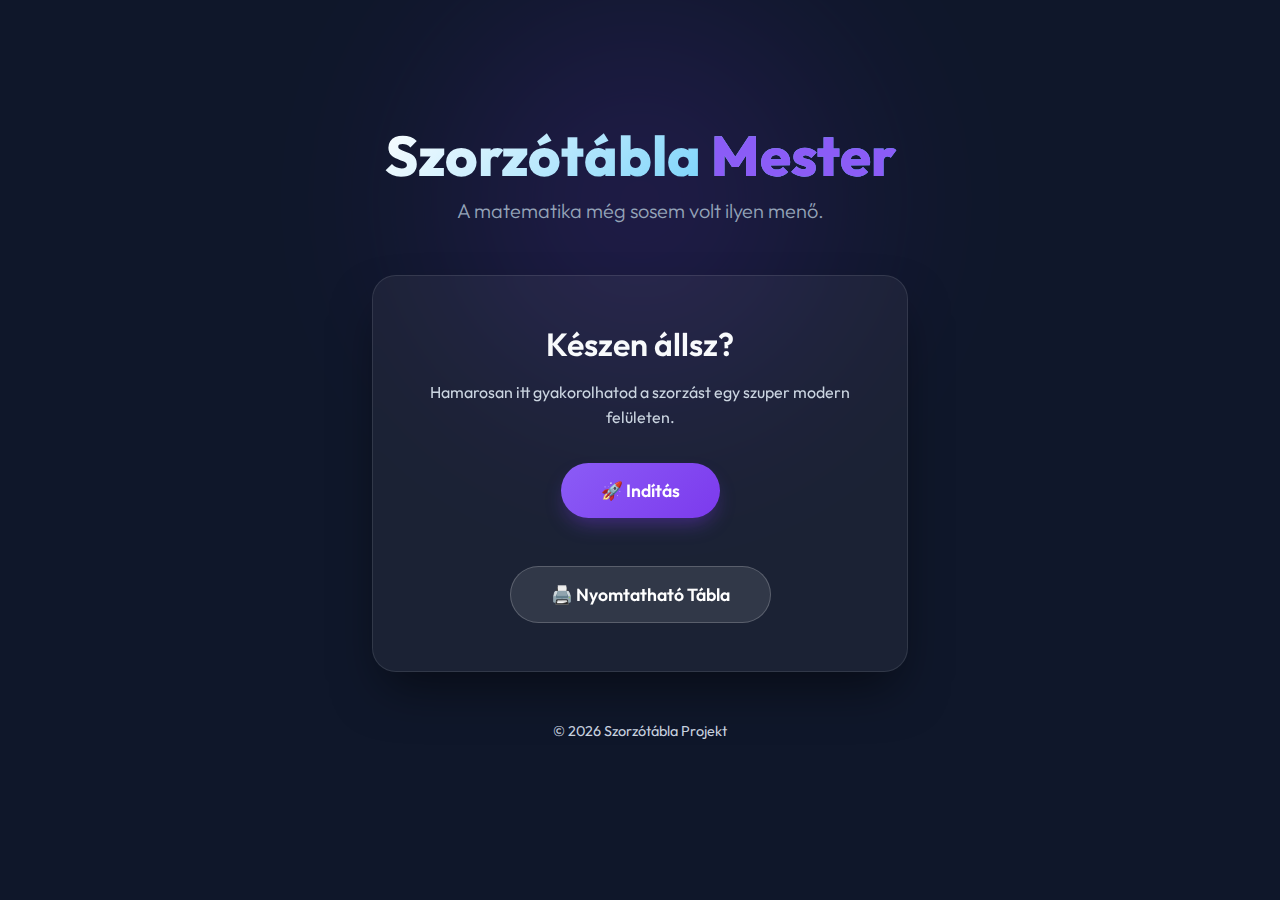
<file: index.html>
<!DOCTYPE html>
<html lang="hu">

<head>
    <meta charset="UTF-8">
    <meta name="viewport" content="width=device-width, initial-scale=1.0">
    <title>Szorzótábla Mester - Tanulj játszva</title>
    <meta name="description" content="Interaktív és modern szorzótábla gyakorló alkalmazás gyerekeknek.">
    <!-- Deploy trigger: fix base dir settings -->
    <link rel="stylesheet" href="style.css">
    <link rel="preconnect" href="https://fonts.googleapis.com">
    <link rel="preconnect" href="https://fonts.gstatic.com" crossorigin>
    <link href="https://fonts.googleapis.com/css2?family=Outfit:wght@300;400;600;800&display=swap" rel="stylesheet">
</head>

<body>
    <div class="background-glow"></div>
    <div class="container">
        <header>
            <h1>Szorzótábla <span class="accent">Mester</span></h1>
            <p class="subtitle">A matematika még sosem volt ilyen menő.</p>
        </header>

        <main>
            <div class="card glass">
                <h2>Készen állsz?</h2>
                <p>Hamarosan itt gyakorolhatod a szorzást egy szuper modern felületen.</p>
                <div class="button-group">
                    <a href="game.html" class="btn-primary">🚀 Indítás</a>
                    <a href="print.html" target="_blank" class="btn-secondary">🖨️ Nyomtatható Tábla</a>
                </div>
            </div>
        </main>

        <footer>
            <p>&copy; 2026 Szorzótábla Projekt</p>
        </footer>
    </div>
</body>

</html>
</file>
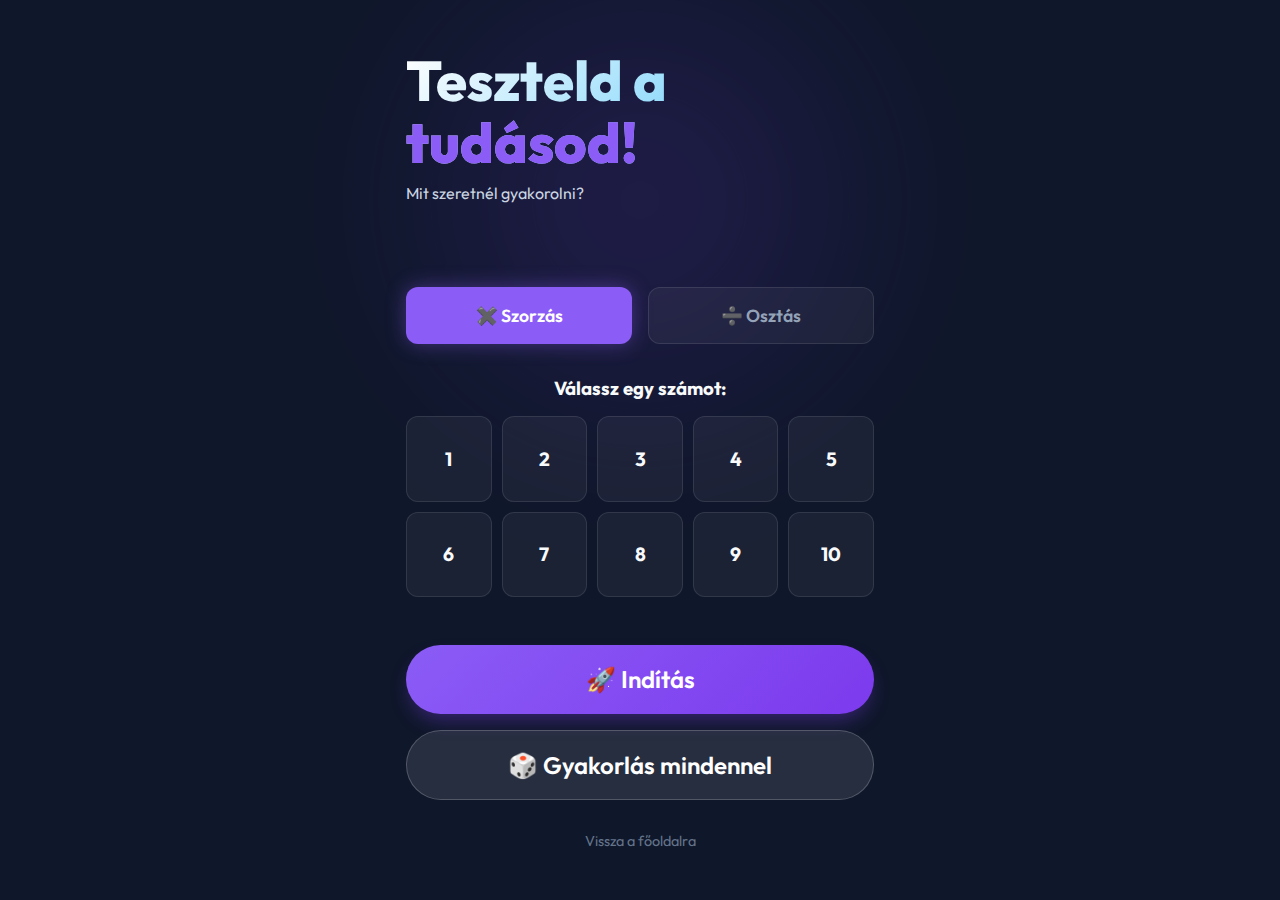
<file: game.html>
<!DOCTYPE html>
<html lang="hu">

<head>
    <meta charset="UTF-8">
    <meta name="viewport" content="width=device-width, initial-scale=1.0, maximum-scale=1.0, user-scalable=no">
    <title>Szorzótábla Mester - Játék</title>
    <link rel="stylesheet" href="style.css"> <!-- Alap stílusok -->
    <link rel="stylesheet" href="game.css"> <!-- Játék specifikus stílusok -->
    <link rel="preconnect" href="https://fonts.googleapis.com">
    <link rel="preconnect" href="https://fonts.gstatic.com" crossorigin>
    <link href="https://fonts.googleapis.com/css2?family=Outfit:wght@300;400;600;800&display=swap" rel="stylesheet">
</head>

<body>

    <div class="background-glow"></div>

    <div class="game-container">
        <!-- 1. Konfigurációs Képernyő -->
        <div id="config-screen" class="screen active">
            <header>
                <h1>Teszteld a <span class="accent">tudásod!</span></h1>
                <p>Mit szeretnél gyakorolni?</p>
            </header>

            <div class="mode-selector">
                <button class="mode-btn active" data-mode="multiplication" onclick="selectMode('multiplication')">✖️
                    Szorzás</button>
                <button class="mode-btn" data-mode="division" onclick="selectMode('division')">➗ Osztás</button>
            </div>

            <div class="number-selection">
                <h3>Válassz egy számot:</h3>
                <div class="numbers-grid">
                    <!-- JS generálja: 1-10 checkbox gombok -->
                </div>
                <!-- 'Mindet kijelöl' eltávolítva -->
            </div>

            <button class="btn-primary btn-large btn-pulse" onclick="startGame()">🚀 Indítás</button>
            <button class="btn-secondary btn-large" onclick="practiceAll()">🎲 Gyakorlás
                mindennel</button>
            <a href="index.html" class="btn-back">Vissza a főoldalra</a>
        </div>

        <!-- 2. Játék Képernyő -->
        <div id="game-screen" class="screen">
            <div class="game-header">
                <div class="progress-bar">
                    <div class="progress-fill" style="width: 0%"></div>
                </div>
                <div class="stats">
                    <span id="score-display">Pont: 0</span>
                    <button class="btn-small" onclick="quitGame()">Kilépés</button>
                </div>
            </div>

            <div class="question-container glass">
                <div class="question" id="question-text">
                    <!-- Pl: 6 × 7 = ? -->
                </div>
            </div>

            <div class="answers-grid" id="answers-container">
                <!-- 4 válasz gomb -->
            </div>
        </div>

        <!-- 3. Eredmény Képernyő -->
        <div id="result-screen" class="screen">
            <div class="result-card glass">
                <h2>Játék Vége! 🏆</h2>
                <div class="final-score" id="final-score">Pontszám: 10 / 10</div>
                <p id="feedback-text">Fantasztikus vagy!</p>

                <div class="action-buttons">
                    <button class="btn-primary" onclick="restartGame()">Újra játszom</button>
                    <button class="btn-secondary" onclick="showConfig()">Menü</button>
                </div>
            </div>
        </div>
    </div>

    <script src="game.js"></script>
</body>

</html>
</file>
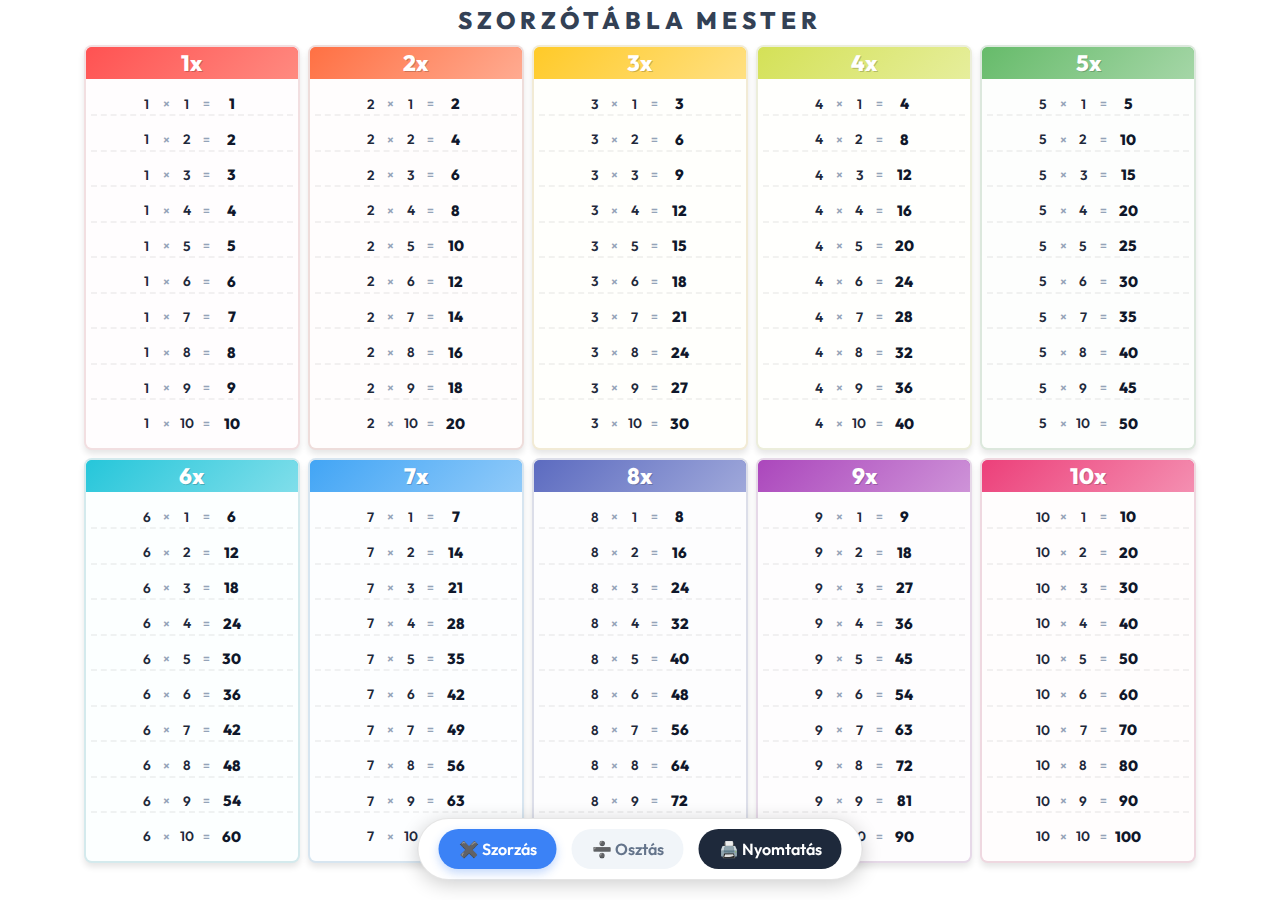
<file: print.html>
<!DOCTYPE html>
<html lang="hu">

<head>
    <meta charset="UTF-8">
    <meta name="viewport" content="width=device-width, initial-scale=1.0">
    <title>Szorzótábla - Modern</title>
    <link href="https://fonts.googleapis.com/css2?family=Outfit:wght@500;800&display=swap" rel="stylesheet">
    <style>
        :root {
            --font-main: 'Outfit', sans-serif;
            /* Modern, vibráló paletta */
            --c-1: #ff5252;
            --c-2: #ff7043;
            --c-3: #ffca28;
            --c-4: #d4e157;
            --c-5: #66bb6a;
            --c-6: #26c6da;
            --c-7: #42a5f5;
            --c-8: #5c6bc0;
            --c-9: #ab47bc;
            --c-10: #ec407a;
            --text-dark: #1e293b;
        }

        body {
            font-family: var(--font-main);
            margin: 0;
            padding: 0;
            background-color: white;
            display: flex;
            flex-direction: column;
            align-items: center;
            height: 100vh;
            color: var(--text-dark);
        }

        /* Fejléc */
        .page-header {
            text-align: center;
            padding: 5px 0;
            /* Reduced padding */
            width: 100%;
        }

        h1 {
            font-size: 1.5rem;
            /* Reduced font size */
            margin: 0;
            text-transform: uppercase;
            letter-spacing: 5px;
            color: #334155;
            font-weight: 800;
        }

        /* Rács elrendezés */
        .grid-container {
            display: grid;
            grid-template-columns: repeat(5, 1fr);
            grid-template-rows: repeat(2, 1fr);
            gap: 8px;
            /* Reduced gap */
            width: 98%;
            /* Slightly wider */
            height: 92%;
            /* Slightly taller */
            max-width: 297mm;
            padding: 5px;
            /* Reduced padding */
            box-sizing: border-box;
        }

        /* Kártya stílus */
        .card {
            border-radius: 8px;
            /* Slightly smaller radius */
            overflow: hidden;
            display: flex;
            flex-direction: column;
            box-shadow: 0 4px 6px rgba(0, 0, 0, 0.1);
            border: 2px solid rgba(0, 0, 0, 0.05);
        }

        .card-header {
            text-align: center;
            font-size: 1.4rem;
            /* Reduced font size */
            font-weight: 800;
            padding: 2px 0;
            /* Reduced padding */
            color: white;
            text-shadow: 1px 1px 0px rgba(0, 0, 0, 0.2);
        }

        .card-body {
            background-color: rgba(255, 255, 255, 0.9);
            flex-grow: 1;
            display: flex;
            flex-direction: column;
            justify-content: space-evenly;
            padding: 2px 5px;
            /* Reduced padding */
            font-size: 0.85rem;
            /* Reduced font size */
            font-weight: 600;
        }

        .row {
            display: grid;
            /* Fix szélességek a szorosabb, de rendezett elrendezésért */
            grid-template-columns: 25px 15px 25px 15px 35px;
            justify-content: center;
            /* Az egész blokk középre igazítása */
            align-items: center;
            justify-items: center;
            /* Tartalom középre a cellán belül */
            border-bottom: 2px dashed rgba(0, 0, 0, 0.05);
            padding: 1px 0;
        }



        .row:last-child {
            border-bottom: none;
        }

        .op {
            color: #94a3b8;
            font-size: 0.9em;
            padding: 0 2px;
        }

        .num {
            font-weight: 600;
        }

        .res {
            font-weight: 800;
            color: #0f172a;
            font-size: 1.1em;
        }

        /* Színek hozzárendelése */
        .bg-1 {
            background-color: var(--c-1);
            background-image: linear-gradient(135deg, var(--c-1), #ff8a80);
        }

        .bg-2 {
            background-color: var(--c-2);
            background-image: linear-gradient(135deg, var(--c-2), #ffab91);
        }

        .bg-3 {
            background-color: var(--c-3);
            background-image: linear-gradient(135deg, var(--c-3), #ffe082);
        }

        .bg-4 {
            background-color: var(--c-4);
            background-image: linear-gradient(135deg, var(--c-4), #e6ee9c);
        }

        .bg-5 {
            background-color: var(--c-5);
            background-image: linear-gradient(135deg, var(--c-5), #a5d6a7);
        }

        .bg-6 {
            background-color: var(--c-6);
            background-image: linear-gradient(135deg, var(--c-6), #80deea);
        }

        .bg-7 {
            background-color: var(--c-7);
            background-image: linear-gradient(135deg, var(--c-7), #90caf9);
        }

        .bg-8 {
            background-color: var(--c-8);
            background-image: linear-gradient(135deg, var(--c-8), #9fa8da);
        }

        .bg-9 {
            background-color: var(--c-9);
            background-image: linear-gradient(135deg, var(--c-9), #ce93d8);
        }

        .bg-10 {
            background-color: var(--c-10);
            background-image: linear-gradient(135deg, var(--c-10), #f48fb1);
        }

        .tint-1 {
            background-color: #ffebee;
        }

        .tint-2 {
            background-color: #fbe9e7;
        }

        .tint-3 {
            background-color: #fff8e1;
        }

        .tint-4 {
            background-color: #f9fbe7;
        }

        .tint-5 {
            background-color: #e8f5e9;
        }

        .tint-6 {
            background-color: #e0f7fa;
        }

        .tint-7 {
            background-color: #e3f2fd;
        }

        .tint-8 {
            background-color: #e8eaf6;
        }

        .tint-9 {
            background-color: #f3e5f5;
        }

        .tint-10 {
            background-color: #fce4ec;
        }

        .controls {
            position: fixed;
            bottom: 20px;
            left: 50%;
            transform: translateX(-50%);
            background-color: white;
            padding: 10px 20px;
            border-radius: 50px;
            box-shadow: 0 4px 20px rgba(0, 0, 0, 0.2);
            display: flex;
            gap: 15px;
            z-index: 100;
            border: 1px solid rgba(0, 0, 0, 0.1);
        }

        .mode-btn,
        .action-btn {
            padding: 10px 20px;
            border: none;
            border-radius: 25px;
            cursor: pointer;
            font-family: inherit;
            font-weight: 600;
            font-size: 1rem;
            transition: all 0.2s;
        }

        .mode-btn {
            background-color: #f1f5f9;
            color: #64748b;
        }

        .mode-btn.active {
            background-color: #3b82f6;
            color: white;
            box-shadow: 0 4px 10px rgba(59, 130, 246, 0.3);
        }

        .action-btn {
            background-color: #1e293b;
            color: white;
        }

        button:hover {
            transform: translateY(-2px);
        }

        @media print {
            @page {
                size: A4 landscape;
                margin: 5mm;
                /* Minimális margó */
            }

            body {
                background: white;
                -webkit-print-color-adjust: exact;
                print-color-adjust: exact;
            }

            .no-print {
                display: none !important;
            }

            .grid-container {
                width: 100%;
                height: 100vh;
                /* Kitölti a papírt */
            }
        }
    </style>
</head>

<body>

    <div class="page-header">
        <h1>Szorzótábla Mester</h1>
    </div>

    <div class="controls no-print">
        <button onclick="setMode('multiplication')" id="btn-mult" class="mode-btn active">✖️ Szorzás</button>
        <button onclick="setMode('division')" id="btn-div" class="mode-btn">➗ Osztás</button>
        <button onclick="window.print()" class="action-btn">🖨️ Nyomtatás</button>
    </div>

    <div class="grid-container">
        <!-- A tartalmat a JS generálja -->
    </div>

    <script>
        const container = document.querySelector('.grid-container');
        const title = document.querySelector('h1');
        let currentMode = 'multiplication';

        function setMode(mode) {
            currentMode = mode;

            // Update buttons
            document.querySelectorAll('.mode-btn').forEach(btn => btn.classList.remove('active'));
            document.getElementById(mode === 'multiplication' ? 'btn-mult' : 'btn-div').classList.add('active');

            // Update title
            title.textContent = mode === 'multiplication' ? 'Szorzótábla Mester' : 'Osztótábla Mester';
            document.title = mode === 'multiplication' ? 'Szorzótábla' : 'Osztótábla';

            renderTable();
        }

        function renderTable() {
            container.innerHTML = '';

            for (let i = 1; i <= 10; i++) {
                let rowsHtml = '';
                for (let j = 1; j <= 10; j++) {
                    let num1, op, num2, res;

                    if (currentMode === 'multiplication') {
                        // 5 x 1 = 5
                        num1 = i;
                        op = '×';
                        num2 = j;
                        res = i * j;
                    } else {
                        // 5 / 5 = 1, 10 / 5 = 2 ... (i*j) / i = j
                        // Az oszlop száma (i) az osztó. 
                        // A sorozat: 1*i, 2*i, 3*i...
                        // Tehát: (j * i) / i = j
                        num1 = j * i;
                        op = ':'; // Vagy ➗ vagy /
                        num2 = i;
                        res = j;
                    }

                    rowsHtml += `
                        <div class="row">
                            <span class="num">${num1}</span>
                            <span class="op">${op}</span>
                            <span class="num">${num2}</span>
                            <span class="op">=</span>
                            <span class="res">${res}</span>
                        </div>
                    `;
                }

                const cardHtml = `
                    <div class="card tint-${i}">
                        <div class="card-header bg-${i}">${i}${currentMode === 'multiplication' ? 'x' : ''}</div>
                        <div class="card-body">
                            ${rowsHtml}
                        </div>
                    </div>
                `;
                container.innerHTML += cardHtml;
            }
        }

        // Init
        renderTable();
    </script>

</body>

</html>
</file>
<file: style.css>
:root {
    --bg-color: #0f172a;
    --text-color: #f8fafc;
    --accent-color: #8b5cf6;
    --accent-glow: #7c3aed;
    --secondary-color: #38bdf8;
    --glass-bg: rgba(255, 255, 255, 0.05);
    --glass-border: rgba(255, 255, 255, 0.1);
    --font-main: 'Outfit', sans-serif;
}

* {
    margin: 0;
    padding: 0;
    box-sizing: border-box;
}

body {
    font-family: var(--font-main);
    background-color: var(--bg-color);
    color: var(--text-color);
    min-height: 100vh;
    display: flex;
    justify-content: center;
    align-items: center;
    overflow-x: hidden;
    position: relative;
}

.background-glow {
    position: absolute;
    width: 600px;
    height: 600px;
    background: radial-gradient(circle, var(--accent-glow) 0%, transparent 70%);
    opacity: 0.2;
    top: -100px;
    left: 50%;
    transform: translateX(-50%);
    z-index: -1;
    filter: blur(80px);
}

.container {
    text-align: center;
    padding: 2rem;
    max-width: 600px;
    width: 100%;
}

header {
    margin-bottom: 3rem;
    animation: fadeInDown 1s ease-out;
}

h1 {
    font-size: 3.5rem;
    font-weight: 800;
    margin-bottom: 0.5rem;
    line-height: 1.1;
    background: linear-gradient(135deg, #fff 0%, var(--secondary-color) 100%);
    -webkit-background-clip: text;
    background-clip: text;
    -webkit-text-fill-color: transparent;
}

.accent {
    color: var(--accent-color);
    -webkit-text-fill-color: var(--accent-color);
}

.subtitle {
    font-size: 1.25rem;
    color: #94a3b8;
    font-weight: 300;
}

.card.glass {
    background: var(--glass-bg);
    backdrop-filter: blur(12px);
    border: 1px solid var(--glass-border);
    border-radius: 24px;
    padding: 3rem;
    box-shadow: 0 25px 50px -12px rgba(0, 0, 0, 0.5);
    transition: transform 0.3s ease, box-shadow 0.3s ease;
    animation: fadeInUp 1s ease-out 0.3s backwards;
}

.card.glass:hover {
    transform: translateY(-5px);
    box-shadow: 0 35px 60px -15px rgba(0, 0, 0, 0.6);
    border-color: rgba(255, 255, 255, 0.2);
}

h2 {
    font-size: 2rem;
    margin-bottom: 1rem;
    font-weight: 600;
}

p {
    color: #cbd5e1;
    margin-bottom: 2rem;
    line-height: 1.6;
}

.btn-primary {
    background: linear-gradient(135deg, var(--accent-color), var(--accent-glow));
    color: white;
    border: none;
    padding: 1rem 2.5rem;
    font-size: 1.1rem;
    font-weight: 600;
    border-radius: 50px;
    cursor: pointer;
    transition: all 0.3s ease;
    box-shadow: 0 10px 20px -5px rgba(124, 58, 237, 0.4);
    font-family: var(--font-main);
    text-decoration: none;
}

.btn-primary:hover {
    transform: scale(1.05);
    box-shadow: 0 15px 30px -5px rgba(124, 58, 237, 0.6);
}

.btn-secondary {
    background: rgba(255, 255, 255, 0.1);
    color: white;
    border: 1px solid rgba(255, 255, 255, 0.2);
    padding: 1rem 2.5rem;
    font-size: 1.1rem;
    font-weight: 600;
    border-radius: 50px;
    cursor: pointer;
    text-decoration: none;
    transition: all 0.3s ease;
    font-family: var(--font-main);
}

.btn-secondary:hover {
    background: rgba(255, 255, 255, 0.2);
    transform: scale(1.05);
}

footer {
    margin-top: 3rem;
    font-size: 0.9rem;
    color: #64748b;
    animation: fadeIn 1s ease-out 0.8s backwards;
}

@keyframes fadeInDown {
    from {
        opacity: 0;
        transform: translateY(-20px);
    }

    to {
        opacity: 1;
        transform: translateY(0);
    }
}

@keyframes fadeInUp {
    from {
        opacity: 0;
        transform: translateY(20px);
    }

    to {
        opacity: 1;
        transform: translateY(0);
    }
}

@keyframes fadeIn {
    from {
        opacity: 0;
    }

    to {
        opacity: 1;
    }
}

/* Button Group Layout */
.button-group {
    display: flex;
    flex-direction: row;
    justify-content: center;
    align-items: center;
    gap: 3rem;
    /* Nagy térköz alapértelmezettként */
    margin-top: 2rem;
    flex-wrap: wrap;
    /* Engedjük tördelni kis helyen */
}

/* Responsive adjustments */
@media (max-width: 600px) {
    h1 {
        font-size: 2.5rem;
    }

    .button-group {
        flex-direction: column;
        gap: 4rem;
        /* Még nagyobb térköz mobilon */
    }

    .btn-primary,
    .btn-secondary {
        width: 100%;
        text-align: center;
        /* Margók eltávolítása, a gap kezeli */
        margin: 0;
    }
}
</file>
<file: game.css>
/* Game specific styles extending style.css */

.game-container {
    width: 100%;
    max-width: 500px;
    /* Mobil szélességre optimalizálva */
    padding: 1rem;
    display: flex;
    flex-direction: column;
    min-height: 100vh;
    justify-content: center;
}

.screen {
    display: none;
    flex-direction: column;
    align-items: center;
    width: 100%;
    animation: fadeIn 0.5s ease;
}

.screen.active {
    display: flex;
}

/* --- Config Screen --- */
.mode-selector {
    display: flex;
    gap: 1rem;
    margin-bottom: 2rem;
    width: 100%;
}

.mode-btn {
    flex: 1;
    padding: 1rem;
    border: 1px solid rgba(255, 255, 255, 0.1);
    background: rgba(255, 255, 255, 0.05);
    color: #94a3b8;
    border-radius: 12px;
    font-size: 1.1rem;
    font-weight: 600;
    cursor: pointer;
    transition: all 0.3s ease;
    font-family: var(--font-main);
}

.mode-btn.active {
    background: var(--accent-color);
    color: white;
    border-color: transparent;
    box-shadow: 0 0 20px rgba(139, 92, 246, 0.4);
}

.number-selection {
    width: 100%;
    margin-bottom: 2rem;
    text-align: center;
}

.numbers-grid {
    display: grid;
    grid-template-columns: repeat(5, 1fr);
    gap: 10px;
    margin: 1rem 0;
}

.num-checkbox {
    aspect-ratio: 1;
    display: flex;
    align-items: center;
    justify-content: center;
    position: relative;
    cursor: pointer;
}

.num-checkbox input {
    position: absolute;
    opacity: 0;
    cursor: pointer;
}

.num-label {
    width: 100%;
    height: 100%;
    background: rgba(255, 255, 255, 0.05);
    border: 1px solid rgba(255, 255, 255, 0.1);
    border-radius: 12px;
    display: flex;
    align-items: center;
    justify-content: center;
    font-size: 1.2rem;
    font-weight: 700;
    transition: all 0.2s ease;
    user-select: none;
}

.num-checkbox input:checked+.num-label {
    background: var(--secondary-color);
    color: #0f172a;
    transform: scale(1.05);
    box-shadow: 0 0 15px rgba(56, 189, 248, 0.4);
}

.btn-large {
    width: 100%;
    padding: 1.2rem;
    font-size: 1.5rem;
    margin-bottom: 1rem;
    margin-left: 0 !important;
    /* Override style.css desktop margin */
}

.btn-pulse {
    animation: pulse 2s infinite;
}

.btn-back {
    color: #64748b;
    text-decoration: none;
    font-size: 0.9rem;
    margin-top: 1rem;
}

.btn-text {
    background: none;
    border: none;
    color: var(--secondary-color);
    cursor: pointer;
    margin-top: 5px;
    font-size: 0.9rem;
    text-decoration: underline;
}

/* --- Game Screen --- */
.game-header {
    width: 100%;
    display: flex;
    justify-content: space-between;
    align-items: center;
    margin-bottom: 2rem;
}

.progress-bar {
    flex-grow: 1;
    height: 10px;
    background: rgba(255, 255, 255, 0.1);
    border-radius: 5px;
    margin-right: 1rem;
    overflow: hidden;
}

.progress-fill {
    height: 100%;
    background: var(--accent-color);
    transition: width 0.3s ease;
}

.stats {
    display: flex;
    align-items: center;
    gap: 10px;
    font-weight: 600;
}

.btn-small {
    padding: 5px 10px;
    background: rgba(255, 255, 255, 0.1);
    border: 1px solid rgba(255, 255, 255, 0.2);
    color: #cbd5e1;
    border-radius: 8px;
    cursor: pointer;
    font-size: 0.8rem;
}

.question-container {
    width: 100%;
    min-height: 200px;
    display: flex;
    align-items: center;
    justify-content: center;
    margin-bottom: 2rem;
}

.question {
    font-size: 3.5rem;
    font-weight: 800;
    text-align: center;
    color: white;
    text-shadow: 0 4px 10px rgba(0, 0, 0, 0.5);
}

.answers-grid {
    display: grid;
    grid-template-columns: 1fr 1fr;
    gap: 15px;
    width: 100%;
}

.answer-btn {
    padding: 1.5rem;
    font-size: 1.8rem;
    font-weight: 700;
    border: none;
    border-radius: 16px;
    background: rgba(255, 255, 255, 0.1);
    color: white;
    cursor: pointer;
    transition: all 0.1s ease;
    font-family: var(--font-main);
    backdrop-filter: blur(5px);
    border: 1px solid rgba(255, 255, 255, 0.1);
}

.answer-btn:active {
    transform: scale(0.95);
}

.answer-btn.correct {
    background-color: #22c55e !important;
    /* Green */
    box-shadow: 0 0 20px #22c55e;
}

.answer-btn.wrong {
    background-color: #ef4444 !important;
    /* Red */
    animation: shake 0.5s;
}

/* --- Result Screen --- */
.result-card {
    text-align: center;
    width: 100%;
}

.final-score {
    font-size: 3rem;
    font-weight: 800;
    margin: 1.5rem 0;
    background: linear-gradient(to right, var(--accent-color), var(--secondary-color));
    -webkit-background-clip: text;
    background-clip: text;
    -webkit-text-fill-color: transparent;
}

.action-buttons {
    display: flex;
    flex-direction: column;
    gap: 1rem;
    margin-top: 2rem;
}

/* Animations */
@keyframes shake {

    0%,
    100% {
        transform: translateX(0);
    }

    25% {
        transform: translateX(-10px);
    }

    75% {
        transform: translateX(10px);
    }
}

@keyframes pulse {
    0% {
        transform: scale(1);
        box-shadow: 0 0 0 0 rgba(124, 58, 237, 0.7);
    }

    70% {
        transform: scale(1.02);
        box-shadow: 0 0 0 10px rgba(124, 58, 237, 0);
    }

    100% {
        transform: scale(1);
        box-shadow: 0 0 0 0 rgba(124, 58, 237, 0);
    }
}
</file>
